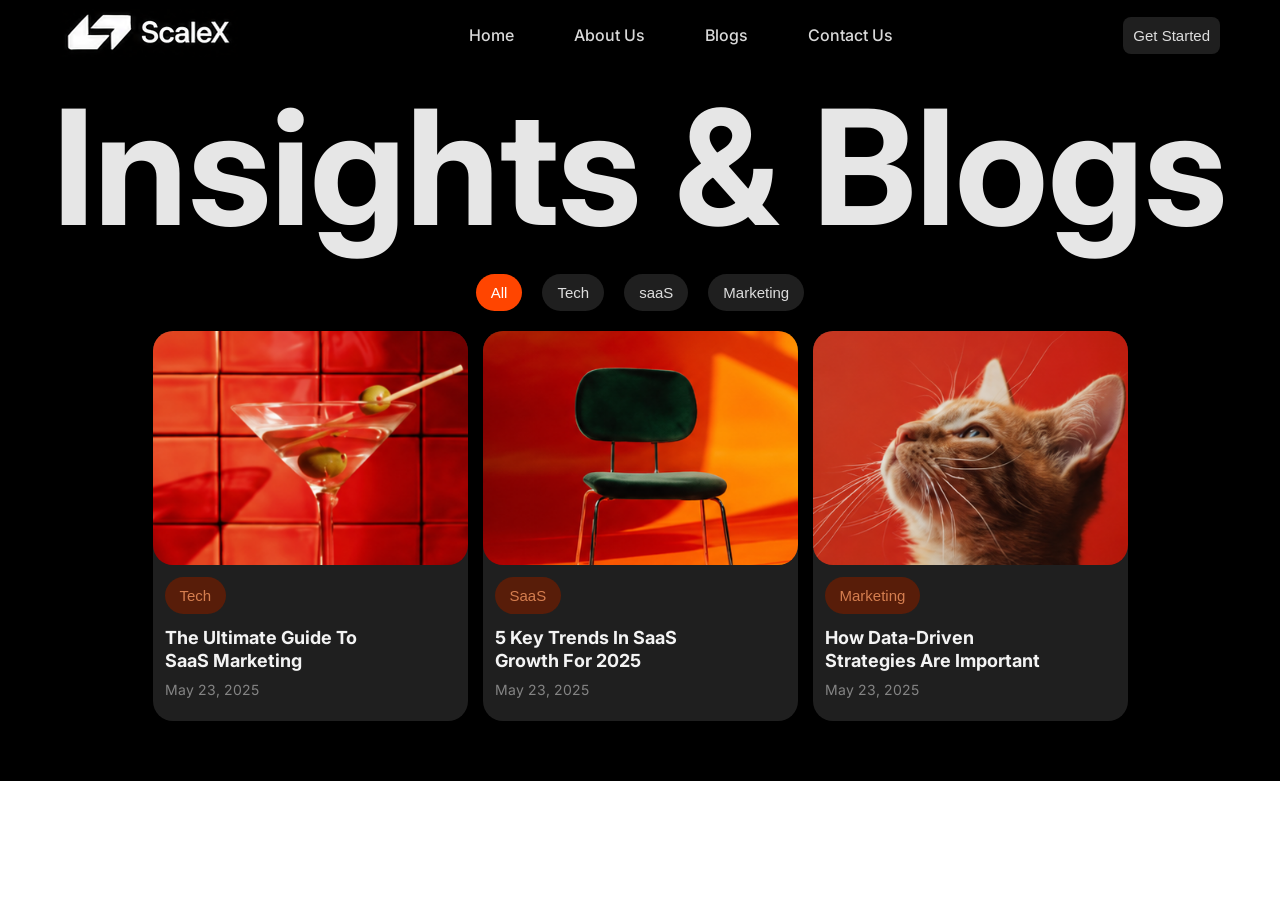
<file: ScaleX/index.html>
<!doctype html>
<html lang="en">
  <head>
    <meta charset="UTF-8" />
    <meta name="viewport" content="width=device-width, initial-scale=1.0" />
    <title>ScaleX</title>
    <link rel="stylesheet" href="style.css" />
    <link rel="preconnect" href="https://fonts.googleapis.com" />
    <link rel="preconnect" href="https://fonts.gstatic.com" crossorigin />
    <link
      href="https://fonts.googleapis.com/css2?family=Inter:wght@400;500;600;700;800&display=swap"
      rel="stylesheet"
    />
  </head>
  <body>
    <div id="main">
      <div class="nav">
        <div class="logo">
          <img src="logo.png" alt="" />
        </div>
        <div class="pages">
          <p>Home</p>
          <p>About Us</p>
          <p>Blogs</p>
          <p>Contact Us</p>
        </div>
        <div class="start">
          <button>Get Started</button>
        </div>
      </div>
      <div class="mid-part-h1">
        <h1>Insights &amp; Blogs</h1>
      </div>
      <div class="card-nav">
        <button autofocus>All</button>
        <button>Tech</button>
        <button>saaS</button>
        <button>Marketing</button>
      </div>
      <div class="card-section">
        <div class="card">
          <div class="image">
            <img src="card-1.png">
          </div>
          <div class="content">
            <button>Tech</button>
            <h4>The Ultimate Guide To <br>SaaS Marketing</h4>
            <p>May 23, 2025</p>
          </div>
        </div>
        <div class="card">
          <div class="image">
            <img src="card-2.png">
          </div>
          <div class="content">
            <button>SaaS</button>
            <h4>5 Key Trends In SaaS<br>Growth For 2025</h4>
            <p>May 23, 2025</p>
          </div>
        </div>
        <div class="card">
          <div class="image">
            <img src="card-3.png">
          </div>
          <div class="content">
            <button>Marketing</button>
            <h4>How Data-Driven<br>Strategies Are Important</h4>
            <p>May 23, 2025</p>
          </div>
        </div>
      </div>
    </div>
  </body>
</html>
</file>
<file: ScaleX/style.css>
* {
    margin: 0;
    padding: 0;
    box-sizing: border-box;
}

html,
body {
    height: 100%;
    width: 100%;
}
body {
  font-family: 'Inter', sans-serif;
}
#main{
    width: 100%;
    background-color: black;
    padding-bottom: 40px;
}
.nav{
    padding: 20px 60px 0px 60px;
    color: rgba(255,255,255,0.85);
    height: 50px;
    display: flex;
    align-items: center;
    justify-content: space-between;
}
.pages{
    display: flex;
    align-items: center;
    justify-content: center;
    gap: 60px;
    font-size: 16px;
    font-weight: 500;
}
.start button{
    font-size: 15px;
    font-weight: 300;
    color: rgba(255,255,255,0.85);
    background-color: #1F1F1F;
    border: none;
    padding: 10px;
    border-radius: 8px;
}

.mid-part-h1{
    margin-top: 20px;
    height: 26.5%;
    color: rgba(255,255,255,0.9);
    font-weight: 600;
    font-size: 80px;
}
.mid-part-h1 h1{
    display: flex;
    align-items: center;
    justify-content: center;
}
.card-nav{
    display: flex;
    align-items: center;
    justify-content: center;
    gap: 20px;
    margin-top: 10px;
    height: 7%;
}
.card-nav button{
    font-size: 15px;
    font-weight: 300;
    color: rgba(255,255,255,0.85);
    background-color: #1F1F1F;
    border: none;
    padding: 10px 15px;
    border-radius: 999px;
}
.card-nav button:focus {
    outline: none;
    background-color: #FF4500;
    color: #ffffff;
    font-weight: 400;
}
.card-nav button:active {
    outline: none;
    background-color: #FF4500;
    color: #ffffff;
    font-weight: 400;
}
.card-section{
    padding: 20px 60px;
    display: flex;
    align-items: flex-start;
    justify-content: center;
    gap: 15px;
}
.card{
    height: 390px;
    width: 315px;
    background-color: #1F1F1F;
    border-radius: 20px;
}
.card .image{
    height: 60%;
    border-radius: 20px;
    overflow: hidden;
}
.card .image img{
    height: 100%;
    width: 100%;
    object-fit: cover;
    display: block;
}
.content{
    padding: 12px;
    display: flex;
    flex-direction: column;
    gap: 8px;
    align-items: flex-start;
}
.content button{
    align-self: flex-start;
    font-size: 15px;
    font-weight: 300;
    color: #D57E4F;
    background-color: #581D09;
    border: none;
    padding: 10px 15px;
    border-radius: 999px;
    margin-bottom: 4px;
}
.content p{
    font-size: 14px;
    font-weight: 400;
    color: rgba(255, 255, 255, 0.45);
    margin-top: auto;
}
.content h4{
    font-size: 18px;
    font-weight: 700;
    color: rgba(255, 255, 255, 0.95);
    line-height: 1.3;
}
</file>
